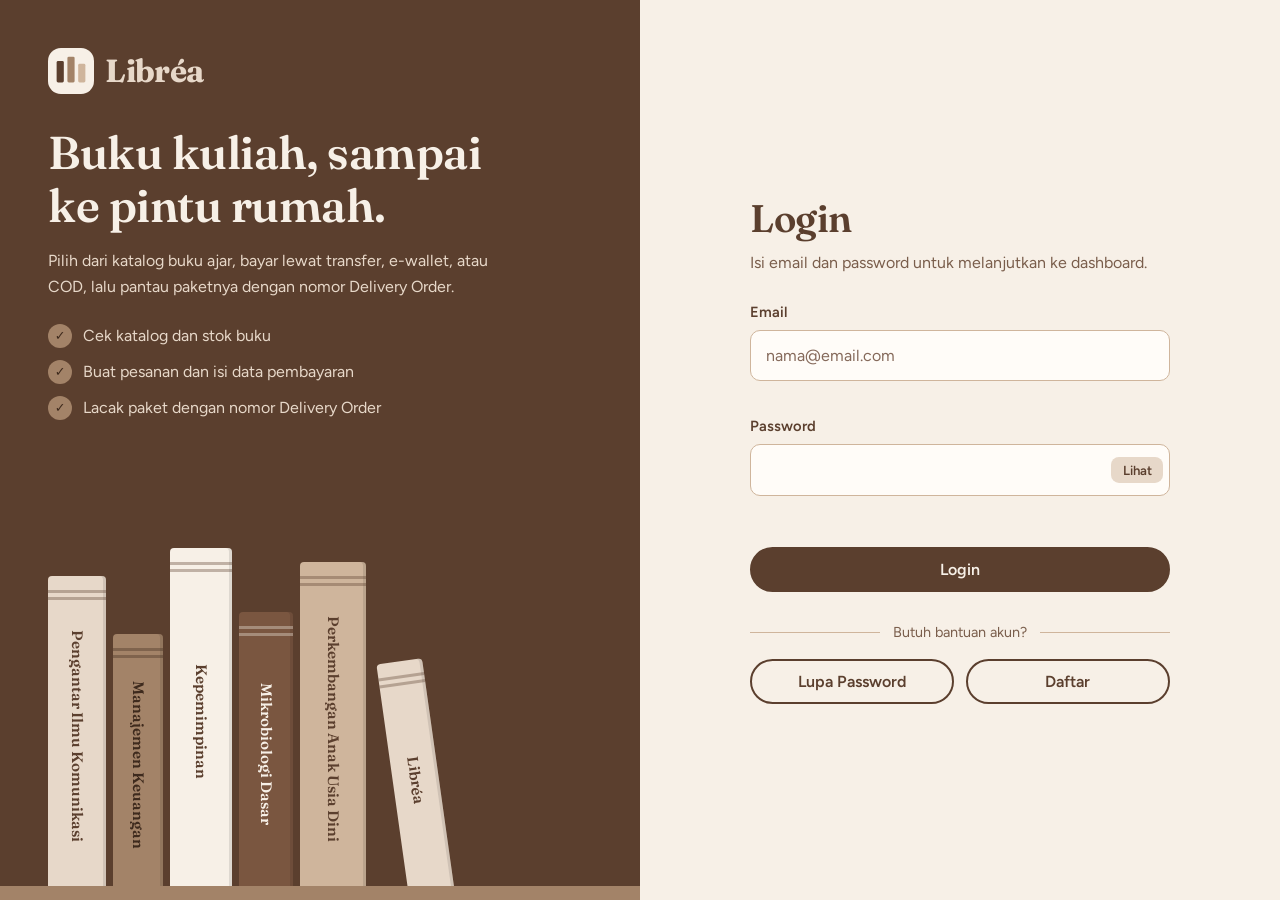
<file: index.html>
<!DOCTYPE html>
<html lang="id">
<head>
  <meta charset="UTF-8">
  <meta name="viewport" content="width=device-width, initial-scale=1">
  <meta name="description" content="Login ke Toko Buku Libréa untuk memesan buku kuliah dan memantau pengirimannya.">
  <meta name="theme-color" content="#5B3F2E">
  <title>Login - Toko Buku Libréa</title>
  <link rel="icon" href="data:image/svg+xml,%3Csvg xmlns='http://www.w3.org/2000/svg' viewBox='0 0 32 32'%3E%3Crect width='32' height='32' rx='9' fill='%235B3F2E'/%3E%3Crect x='6' y='9' width='5' height='15' rx='1' fill='%23F7F0E7'/%3E%3Crect x='13.5' y='6' width='5' height='18' rx='1' fill='%23CFB59C'/%3E%3Crect x='21' y='11' width='5' height='13' rx='1' fill='%23A38368'/%3E%3C/svg%3E">
  <link rel="preconnect" href="https://fonts.googleapis.com">
  <link rel="preconnect" href="https://fonts.gstatic.com" crossorigin>
  <link href="https://fonts.googleapis.com/css2?family=Fraunces:ital,opsz,wght@0,9..144,500;0,9..144,600;0,9..144,700;1,9..144,500&family=Figtree:wght@400;500;600;700&display=swap" rel="stylesheet">
  <link rel="stylesheet" href="css/style.css">
</head>
<body data-page="login">
<main class="masuk" id="konten">
  <section class="masuk-form" aria-labelledby="jdl">
    <div class="form-kotak">
      <a class="brand" href="index.html" aria-label="Toko Buku Libréa"><svg class="logo" viewBox="0 0 32 32" aria-hidden="true"><rect class="l-bg" width="32" height="32" rx="9"/><rect class="l-1" x="6" y="9" width="5" height="15" rx="1"/><rect class="l-2" x="13.5" y="6" width="5" height="18" rx="1"/><rect class="l-3" x="21" y="11" width="5" height="13" rx="1"/></svg><span class="brand-teks"><span class="brand-nama">Libréa</span><span class="brand-sub">Toko Buku</span></span></a>
      <h1 id="jdl">Login</h1>
      <p class="sub">Isi email dan password untuk melanjutkan ke dashboard.</p>
      <form id="formLogin" novalidate>
        <div class="field">
          <label for="email">Email</label>
          <input type="email" id="email" autocomplete="username" placeholder="nama@email.com">
          <p class="pesan-error" id="err-email"></p>
        </div>
        <div class="field">
          <label for="password">Password</label>
          <div class="input-grup">
            <input type="password" id="password" autocomplete="current-password">
            <button type="button" class="tampil-pw" id="tglPw" aria-pressed="false" aria-label="Tampilkan password">Lihat</button>
          </div>
          <p class="pesan-error" id="err-password"></p>
        </div>
        <button class="btn btn-penuh" type="submit">Login</button>
      </form>
      <p class="atau">Butuh bantuan akun?</p>
      <div class="row">
        <button class="btn btn-garis" id="btnLupa" type="button">Lupa Password</button>
        <button class="btn btn-garis" id="btnDaftar" type="button">Daftar</button>
      </div>
    </div>
  </section>
  <section class="masuk-visual gelap" aria-label="Tentang Toko Buku Libréa">
    <div class="visual-isi">
      <p class="wordmark"><svg class="logo" viewBox="0 0 32 32" aria-hidden="true"><rect class="l-bg" width="32" height="32" rx="9"/><rect class="l-1" x="6" y="9" width="5" height="15" rx="1"/><rect class="l-2" x="13.5" y="6" width="5" height="18" rx="1"/><rect class="l-3" x="21" y="11" width="5" height="13" rx="1"/></svg>Libréa</p>
      <h2>Buku kuliah, sampai ke pintu rumah.</h2>
      <p>Pilih dari katalog buku ajar, bayar lewat transfer, e-wallet, atau COD, lalu pantau paketnya dengan nomor Delivery Order.</p>
      <ul class="poin">
        <li>Cek katalog dan stok buku</li>
        <li>Buat pesanan dan isi data pembayaran</li>
        <li>Lacak paket dengan nomor Delivery Order</li>
      </ul>
    </div>
    <ul class="rak" aria-hidden="true">
    <li class="punggung" style="--tinggi:86%;--lebar:58px;--warna:var(--pasir);--teks:var(--mocha);--n:0"><span>Pengantar Ilmu Komunikasi</span></li>
    <li class="punggung" style="--tinggi:70%;--lebar:50px;--warna:var(--karamel);--teks:var(--mocha-gelap);--n:1"><span>Manajemen Keuangan</span></li>
    <li class="punggung" style="--tinggi:94%;--lebar:62px;--warna:var(--krim);--teks:var(--mocha);--n:2"><span>Kepemimpinan</span></li>
    <li class="punggung" style="--tinggi:76%;--lebar:54px;--warna:var(--mocha-muda);--teks:var(--krim);--n:3"><span>Mikrobiologi Dasar</span></li>
    <li class="punggung" style="--tinggi:90%;--lebar:66px;--warna:var(--latte);--teks:var(--mocha);--n:4"><span>Perkembangan Anak Usia Dini</span></li>
    <li class="punggung condong" style="--tinggi:64%;--lebar:46px;--warna:var(--pasir);--teks:var(--mocha);--n:5"><span>Libréa</span></li>
  </ul>
  </section>
</main>
<div class="modal" id="modal" hidden role="dialog" aria-modal="true" aria-label="Kotak dialog">
  <div class="modal-box"><button class="close" data-close aria-label="Tutup">&times;</button><div id="modalBody"></div></div>
</div>
<script src="js/data.js"></script>
<script src="js/script.js"></script>
</body>
</html>
</file>
<file: css/style.css>
/* =====================================================================
   Toko Buku Libréa - style.css (external stylesheet, dipakai semua halaman)
   Daftar isi:
   1. Variabel warna & font   2. Reset & tipografi   3. Layout dasar
   4. Header & navigasi       5. Tombol & form        6. Kartu, tabel, badge
   7. Rak buku (motif utama)  8. Login                9. Dashboard
   10. Stok   11. Pemesanan   12. Tracking   13. Modal   14. Footer
   15. Responsif & aksesibilitas
   ===================================================================== */

/* ---------- 1. Variabel ---------- */
:root{
  /* Palet utama (dari palet warna yang dipilih) */
  --krim:#F7F0E7;
  --pasir:#E7D8C9;
  --latte:#CFB59C;
  --karamel:#A38368;
  --mocha:#5B3F2E;
  /* Turunan dari palet (untuk kontras teks & status) */
  --mocha-gelap:#3E2A1D;
  --mocha-muda:#7A5640;
  --redup:#7A5E4C;
  --kertas:#FFFCF8;
  --bahaya:#A23B2A;  --bahaya-bg:#F6E0DA;
  --sukses:#4F6B3B;  --sukses-bg:#E3EAD6;
  --bayang:0 1px 2px rgba(62,42,29,.08),0 10px 28px -14px rgba(62,42,29,.3);
  --f-judul:"Fraunces",Georgia,"Times New Roman",serif;
  --f-isi:"Figtree",system-ui,-apple-system,"Segoe UI",sans-serif;
}

/* ---------- 2. Reset & tipografi ---------- */
*,*::before,*::after{box-sizing:border-box}
[hidden]{display:none!important}
html{scroll-behavior:smooth}
body{margin:0;min-height:100vh;display:flex;flex-direction:column;background:var(--krim);color:var(--mocha);font:400 1rem/1.6 var(--f-isi);-webkit-font-smoothing:antialiased}
main{flex:1}
h1,h2,h3{font-family:var(--f-judul);font-weight:600;line-height:1.15;letter-spacing:-.01em;margin:0 0 .6rem}
h1{font-size:clamp(2rem,4vw,3rem)}
h2{font-size:clamp(1.45rem,2.6vw,1.9rem)}
h3{font-size:1.2rem}
p{margin:0 0 1rem}
a{color:var(--mocha);text-underline-offset:3px}
img{max-width:100%}
:focus-visible{outline:3px solid var(--mocha);outline-offset:3px}
.gelap :focus-visible{outline-color:var(--pasir)}
.lewati{position:absolute;left:1rem;top:-4rem;z-index:100;background:var(--mocha);color:var(--krim);padding:.6rem 1rem;border-radius:0 0 10px 10px}
.lewati:focus{top:0}

/* ---------- 3. Layout dasar ---------- */
.wadah{width:min(1120px,calc(100% - 2.5rem));margin-inline:auto}
.gelap{background:var(--mocha);color:var(--krim)}
.isi{padding-block:1.75rem 3rem}
.judul-halaman{background:var(--pasir);border-bottom:1px solid var(--latte)}
.judul-halaman .wadah{display:flex;flex-wrap:wrap;align-items:flex-end;justify-content:space-between;gap:1.2rem;padding-block:2.2rem 1.7rem}
.judul-halaman h1{margin-bottom:.3rem}
.judul-halaman p{margin:0;max-width:56ch}
.ringkas{display:flex;flex-wrap:wrap;gap:.6rem;list-style:none;margin:0;padding:0}
.ringkas li{background:var(--kertas);border:1px solid var(--latte);border-radius:14px;padding:.45rem .95rem;display:flex;align-items:baseline;gap:.5rem;font-size:.9rem}
.ringkas strong{font:600 1.4rem/1 var(--f-judul)}
.bagian{margin-top:3rem}
.bagian-kepala{display:flex;flex-wrap:wrap;align-items:flex-end;justify-content:space-between;gap:.5rem 1rem;margin-bottom:1.2rem}
.bagian-kepala h2,.bagian-kepala p{margin:0}
.bagian-kepala p{color:var(--redup)}
.redup{color:var(--redup)}
.petunjuk{color:var(--redup);font-size:.93rem;margin:-.3rem 0 1.1rem;max-width:62ch}
.sr-only{position:absolute;width:1px;height:1px;overflow:hidden;clip:rect(0 0 0 0);white-space:nowrap}
.judul-aksi{margin-top:.9rem}
.qty-label{display:flex;align-items:center;gap:.5rem;margin:0;font-size:.88rem;font-weight:500;color:var(--redup)}

/* ---------- 4. Header & navigasi ---------- */
.site-header{position:sticky;top:0;z-index:20;background:rgba(247,240,231,.94);backdrop-filter:blur(10px);border-bottom:1px solid var(--pasir)}
.header-in{display:flex;align-items:center;justify-content:space-between;gap:1rem;padding-block:.7rem}
.brand{display:inline-flex;align-items:center;gap:.65rem;text-decoration:none;color:inherit}
.logo{width:40px;height:40px;flex:none}
.logo .l-bg{fill:var(--logo-bg,var(--mocha))}
.logo .l-1{fill:var(--logo-1,var(--krim))}
.logo .l-2{fill:var(--logo-2,var(--latte))}
.logo .l-3{fill:var(--logo-3,var(--karamel))}
.brand-teks{display:flex;flex-direction:column;line-height:1}
.brand-nama{font:700 1.6rem/1 var(--f-judul);letter-spacing:-.02em}
.brand-sub{font-size:.76rem;color:var(--redup);margin-top:.22rem}
#nav{display:flex;align-items:center;gap:1.1rem}
#nav ul{display:flex;gap:.2rem;list-style:none;margin:0;padding:0}
#nav ul a{display:block;padding:.5rem 1rem;border-radius:999px;text-decoration:none;font-weight:500;transition:background .2s}
#nav ul a:hover{background:var(--pasir)}
#nav ul a[aria-current="page"]{background:var(--mocha);color:var(--krim)}
.aksi-user{display:flex;align-items:center;gap:.7rem;padding-left:1.1rem;border-left:1px solid var(--latte)}
.avatar{width:36px;height:36px;border-radius:50%;background:var(--latte);color:var(--mocha);display:grid;place-items:center;font-weight:700;font-size:.9rem}
.btn.nav-toggle{display:none}

/* ---------- 5. Tombol & form ---------- */
.btn{display:inline-flex;align-items:center;justify-content:center;gap:.5rem;background:var(--mocha);color:var(--krim);border:2px solid var(--mocha);border-radius:999px;padding:.7rem 1.45rem;font:600 1rem/1.2 var(--f-isi);text-decoration:none;cursor:pointer;transition:background .2s,color .2s,border-color .2s}
.btn:hover{background:var(--mocha-gelap);border-color:var(--mocha-gelap)}
.btn:active{transform:translateY(1px)}
.btn-garis{background:transparent;color:var(--mocha)}
.btn-garis:hover{background:var(--pasir);color:var(--mocha);border-color:var(--mocha)}
.btn-terang{background:var(--krim);color:var(--mocha);border-color:var(--krim)}
.btn-terang:hover{background:var(--pasir);color:var(--mocha);border-color:var(--pasir)}
.btn-garis-terang{background:transparent;color:var(--krim);border-color:var(--latte)}
.btn-garis-terang:hover{background:rgba(247,240,231,.12);border-color:var(--krim)}
.btn.kecil{padding:.4rem .95rem;font-size:.9rem}
.btn.hapus{background:var(--bahaya-bg);color:var(--bahaya);border-color:var(--bahaya-bg)}
.btn.hapus:hover{background:var(--bahaya);color:#fff;border-color:var(--bahaya)}
.btn-penuh{width:100%}
form>.btn,.form-aksi{margin-top:1.1rem}

label{display:block;font-weight:600;font-size:.92rem;margin:0 0 .35rem}
.field{margin-bottom:.9rem}
input,select{width:100%;padding:.75rem .95rem;border:1.5px solid var(--latte);border-radius:10px;font:inherit;color:var(--mocha);background:var(--kertas);transition:border-color .15s,box-shadow .15s}
input::placeholder{color:#85695A}
input:hover,select:hover{border-color:var(--karamel)}
input:focus-visible,select:focus-visible{outline:none;border-color:var(--mocha);box-shadow:0 0 0 4px rgba(163,131,104,.4)}
select{appearance:none;padding-right:2.5rem;background-image:url("data:image/svg+xml,%3Csvg xmlns='http://www.w3.org/2000/svg' width='14' height='9' viewBox='0 0 14 9'%3E%3Cpath d='M1 1.5 7 7.5l6-6' fill='none' stroke='%235B3F2E' stroke-width='2' stroke-linecap='round' stroke-linejoin='round'/%3E%3C/svg%3E");background-repeat:no-repeat;background-position:right .95rem center}
.salah{border-color:var(--bahaya)!important;background:var(--bahaya-bg)!important}
.pesan-error{color:var(--bahaya);font-size:.86rem;font-weight:500;min-height:1.1em;margin:.25rem 0 0}
.input-grup{position:relative}
.input-grup input{padding-right:4.6rem}
.tampil-pw{position:absolute;right:.45rem;top:50%;transform:translateY(-50%);background:var(--pasir);color:var(--mocha);border:0;border-radius:8px;padding:.35rem .7rem;font:600 .82rem var(--f-isi);cursor:pointer}
.tampil-pw:hover{background:var(--latte)}
.form-grid{display:grid;gap:0 1.2rem;grid-template-columns:repeat(auto-fit,minmax(200px,1fr))}
.form-grid .penuh{grid-column:1/-1}

/* ---------- 6. Kartu, tabel, badge ---------- */
.card{background:var(--kertas);border:1px solid var(--pasir);border-radius:18px;padding:1.6rem;margin-bottom:1.4rem;box-shadow:var(--bayang)}
.card>h2{display:flex;align-items:center;gap:.7rem;margin-bottom:1rem}
.no{width:32px;height:32px;border-radius:50%;background:var(--mocha);color:var(--krim);display:inline-grid;place-items:center;font:600 .95rem var(--f-isi);flex:none}
.tabel-wrap{overflow-x:auto;border:1px solid var(--pasir);border-radius:12px}
table{width:100%;border-collapse:collapse}
th,td{padding:.85rem 1rem;text-align:left;border-bottom:1px solid var(--pasir);vertical-align:middle}
th{background:var(--pasir);font-weight:600;font-size:.88rem;white-space:nowrap}
tbody tr:last-child td{border-bottom:0}
tbody tr:hover{background:rgba(231,216,201,.35)}
.badge,.pill{display:inline-block;padding:.12rem .7rem;border-radius:999px;font-size:.8rem;font-weight:600;white-space:nowrap}
.badge.tersedia,.pill.ok{background:var(--sukses-bg);color:var(--sukses)}
.badge.tipis,.pill{background:var(--latte);color:var(--mocha-gelap)}
.badge.habis{background:var(--bahaya-bg);color:var(--bahaya)}
.angka-stok{font-weight:600;margin-right:.3rem}
.pill{font-size:.88rem;padding:.25rem .9rem}

/* Sampul buku: dibungkus .buku supaya ada efek lipatan punggung buku */
.buku{display:block;position:relative;aspect-ratio:2/3;border-radius:3px 7px 7px 3px;overflow:hidden;background:var(--pasir);box-shadow:0 8px 16px -8px rgba(62,42,29,.55)}
.buku::after{content:"";position:absolute;inset:0;pointer-events:none;background:linear-gradient(90deg,rgba(0,0,0,.3) 0,rgba(255,255,255,.14) 3%,transparent 9%)}
.buku img{display:block;width:100%;height:100%;object-fit:cover}
.buku.mini{width:46px}
.buku.kecil{width:54px}
.sampul.kosong{width:100%;height:100%;display:grid;place-items:center;text-align:center;padding:.2rem;font-size:.66rem;color:var(--redup);background:var(--pasir)}

/* ---------- 7. Rak buku (motif utama) ---------- */
.rak{display:flex;align-items:flex-end;gap:7px;list-style:none;margin:0;padding:0 1.5rem;height:var(--rak-tinggi,320px)}
.punggung{position:relative;flex:none;width:var(--lebar,54px);height:var(--tinggi,80%);background:var(--warna,var(--pasir));color:var(--teks,var(--mocha));border-radius:4px 4px 0 0;display:flex;align-items:center;justify-content:center;padding:1.6rem 0 1rem;animation:naik .8s cubic-bezier(.2,.8,.2,1) both;animation-delay:calc(var(--n,0)*100ms);box-shadow:inset -3px 0 0 rgba(0,0,0,.1)}
.punggung::before{content:"";position:absolute;left:0;right:0;top:14px;height:3px;background:currentColor;opacity:.35;box-shadow:0 7px 0 currentColor}
.punggung span{writing-mode:vertical-rl;font:600 .95rem/1 var(--f-judul);max-height:100%;white-space:nowrap;overflow:hidden;text-overflow:ellipsis}
.punggung.condong{rotate:-8deg;transform-origin:bottom right;margin-left:2.2rem}
@keyframes naik{from{transform:translateY(60px);opacity:0}to{transform:none;opacity:1}}

/* ---------- 8. Login ---------- */
.masuk{display:grid;grid-template-columns:1fr 1fr;min-height:100vh}
.masuk-form{display:grid;place-items:center;padding:2rem 1.25rem}
.form-kotak{width:min(420px,100%)}
.form-kotak .brand{margin-bottom:2rem}
.form-kotak h1{font-size:clamp(1.9rem,3.4vw,2.4rem)}
.sub{color:var(--redup);margin-bottom:1.6rem}
.atau{display:flex;align-items:center;gap:.8rem;color:var(--redup);font-size:.9rem;margin:1.8rem 0 .9rem}
.atau::before,.atau::after{content:"";flex:1;height:1px;background:var(--latte)}
.masuk .row{display:grid;grid-template-columns:1fr 1fr;gap:.7rem}
.masuk .row .btn{padding-inline:.8rem}
.poin{list-style:none;margin:1.5rem 0 0;padding:0;display:grid;gap:.65rem}
.poin li{display:flex;align-items:center;gap:.7rem;color:var(--pasir)}
.poin li::before{content:"\2713";width:24px;height:24px;border-radius:50%;background:var(--karamel);color:var(--mocha-gelap);display:grid;place-items:center;font-weight:700;font-size:.8rem;flex:none}
.masuk-visual{order:-1;display:flex;flex-direction:column;justify-content:space-between;border-bottom:14px solid var(--karamel);overflow:hidden}
.visual-isi{padding:3rem 3rem 2.5rem;max-width:36rem}
.wordmark{display:flex;align-items:center;gap:.7rem;font:700 2rem/1 var(--f-judul);margin-bottom:2rem;letter-spacing:-.02em}
.wordmark .logo{--logo-bg:var(--krim);--logo-1:var(--mocha);--logo-2:var(--karamel);--logo-3:var(--latte);width:46px;height:46px}
.masuk-visual h2{font-size:clamp(2rem,3.6vw,3rem);color:var(--krim);margin-bottom:1rem}
.masuk-visual p{color:var(--pasir)}
.masuk-visual .rak{--rak-tinggi:clamp(200px,calc(100vh - 540px),460px);padding:0 3rem}

/* ---------- 9. Dashboard ---------- */
.stat{display:grid;grid-template-columns:repeat(4,1fr);margin:1.75rem 0 0;padding:0;background:var(--kertas);border:1px solid var(--pasir);border-radius:18px;box-shadow:var(--bayang)}
.stat div{padding:1.2rem 1.4rem;border-left:1px solid var(--pasir)}
.stat div:first-child{border-left:0}
.stat dt{color:var(--redup);font-size:.9rem}
.stat dd{margin:0;font:600 2rem/1.2 var(--f-judul)}
.menu{display:grid;grid-template-columns:repeat(auto-fit,minmax(min(100%,165px),1fr));gap:1rem}
.menu-card{display:flex;flex-direction:column;gap:.3rem;background:var(--kertas);border:1px solid var(--pasir);border-radius:18px;padding:1.4rem;color:inherit;text-decoration:none;text-align:left;font:inherit;cursor:pointer;transition:border-color .2s,box-shadow .2s}
.menu-card:hover{border-color:var(--karamel);box-shadow:var(--bayang)}
.menu-card h3{margin:0}
.menu-card p{margin:0;color:var(--redup);font-size:.95rem}
.ikon{width:50px;height:50px;border-radius:14px;background:var(--pasir);display:grid;place-items:center;margin-bottom:.8rem;transition:background .2s,color .2s}
.ikon svg{width:24px;height:24px;fill:none;stroke:currentColor;stroke-width:1.8;stroke-linecap:round;stroke-linejoin:round}
.menu-card:hover .ikon{background:var(--mocha);color:var(--krim)}
.katalog{display:grid;grid-template-columns:repeat(auto-fill,minmax(min(100%,150px),1fr));gap:1.2rem}
.buku-kartu{display:flex;flex-direction:column;background:var(--kertas);border:1px solid var(--pasir);border-radius:18px;overflow:hidden}
.buku-kartu .panggung{background:var(--pasir);padding:1.4rem 2.2rem 1.1rem;border-bottom:8px solid var(--latte)}
.buku-kartu .isi-kartu{padding:1rem 1.1rem 1.2rem;display:flex;flex-direction:column;gap:.25rem;flex:1}
.buku-kartu h3{font-size:1.05rem;margin:0}
.buku-kartu .kode{font-size:.82rem;color:var(--redup)}
.buku-kartu .harga{font-weight:700;font-size:1.05rem;margin-top:.3rem}
.buku-kartu .baris{display:flex;align-items:center;justify-content:space-between;gap:.5rem;margin-top:auto;padding-top:.8rem}
.langkah{display:grid;grid-template-columns:repeat(3,1fr);gap:1.2rem;list-style:none;margin:0;padding:0;counter-reset:l}
.langkah li{counter-increment:l;position:relative;padding:1.4rem 1.4rem 1.4rem 4.3rem;background:var(--pasir);border-radius:18px}
.langkah li::before{content:counter(l);position:absolute;left:1.3rem;top:1.35rem;width:2.4rem;height:2.4rem;border-radius:50%;background:var(--mocha);color:var(--krim);display:grid;place-items:center;font:600 1.1rem var(--f-judul)}
.langkah h3{margin-bottom:.25rem}
.langkah p{margin:0;font-size:.95rem}
.faq{max-width:760px}
.faq details{border-bottom:1px solid var(--latte)}
.faq summary{cursor:pointer;list-style:none;display:flex;justify-content:space-between;align-items:center;gap:1rem;padding:1.05rem 0;font-weight:600}
.faq summary::-webkit-details-marker{display:none}
.faq summary::after{content:"+";font:400 1.6rem/1 var(--f-isi);color:var(--karamel);transition:transform .2s}
.faq details[open] summary::after{transform:rotate(45deg)}
.faq details p{margin:0 0 1.1rem;color:var(--redup);max-width:62ch}

/* ---------- 10. Stok ---------- */
.toolbar{display:flex;flex-wrap:wrap;gap:.9rem;margin-bottom:.4rem}
.toolbar .field{margin:0;flex:1 1 240px}
.toolbar .field.sempit{flex:0 1 210px}
.info-hasil{color:var(--redup);font-size:.9rem;margin:.4rem 0 .8rem}
.kosong-teks{text-align:center;color:var(--redup);padding:1.6rem 0 .4rem;margin:0}

/* ---------- 11. Pemesanan ---------- */
.checkout{display:grid;grid-template-columns:minmax(0,1.55fr) minmax(310px,1fr);gap:1.5rem;align-items:start}
.ringkasan{position:sticky;top:5.6rem;background:var(--pasir);border-color:var(--latte)}
.ringkasan h2{display:flex;justify-content:space-between;align-items:baseline}
.ringkasan h2 small{font:500 .9rem var(--f-isi);color:var(--redup)}
.pratinjau{display:flex;gap:1rem;align-items:center;background:var(--krim);border:1px dashed var(--latte);border-radius:14px;padding:.9rem;margin:.2rem 0 .4rem}
.pratinjau strong{display:block;font-family:var(--f-judul);font-size:1.1rem;line-height:1.25}
.pratinjau span{color:var(--redup);font-size:.92rem}
.keranjang{list-style:none;margin:0;padding:0}
.cart-item{display:grid;grid-template-columns:54px 1fr auto;grid-template-areas:"s i h" "s q q";gap:.35rem .8rem;padding:.9rem 0;border-bottom:1px dashed var(--karamel)}
.cart-item .buku{grid-area:s;align-self:start}
.cart-info{grid-area:i;line-height:1.3}
.cart-info strong{display:block;font-size:.95rem}
.cart-info span{font-size:.88rem;color:var(--redup)}
.cart-item .btn{grid-area:h;align-self:start}
.baris-qty{grid-area:q;display:flex;align-items:center;justify-content:space-between;gap:.6rem}
.baris-qty input{width:76px;padding:.4rem .6rem}
.subtotal{font-weight:700}
.cart-kosong{padding:1.1rem .2rem;color:var(--redup)}
.total{display:flex;justify-content:space-between;align-items:baseline;margin:1.1rem 0 .2rem}
.total span{font-weight:600}
.total strong{font:600 1.9rem/1 var(--f-judul)}
.sukses{margin-top:1rem;padding:.9rem 1rem;background:var(--sukses-bg);color:var(--sukses);border-radius:12px;font-size:.93rem}
.sukses p{margin:0 0 .5rem}

/* ---------- 12. Tracking ---------- */
.baris-cari{display:flex;gap:.7rem;align-items:flex-start}
.baris-cari .field{flex:1;margin:0}
.baris-cari .btn{margin:0;height:3.05rem}
.chips{display:flex;flex-wrap:wrap;align-items:center;gap:.5rem;margin-top:1rem;font-size:.9rem;color:var(--redup)}
.chip{background:var(--pasir);color:var(--mocha);border:1px solid var(--latte);border-radius:999px;padding:.3rem .9rem;font:600 .88rem var(--f-isi);cursor:pointer}
.chip:hover{background:var(--latte)}
.chip.baru{background:var(--mocha);color:var(--krim);border-color:var(--mocha)}
.kosong-state{text-align:center;padding:2.8rem 1.2rem;border:2px dashed var(--latte);border-radius:18px;color:var(--redup)}
.kosong-state svg{width:44px;height:44px;fill:none;stroke:var(--karamel);stroke-width:1.5;stroke-linecap:round;stroke-linejoin:round;margin-bottom:.6rem}
.kosong-state p{margin:0 auto;max-width:40ch}
.hasil-kepala{display:flex;flex-wrap:wrap;justify-content:space-between;align-items:center;gap:.8rem}
.hasil-kepala h2{margin:0}
.hasil-kepala p{margin:0;color:var(--redup)}
.progress{display:flex;margin:1.8rem 0 2rem;padding:0;list-style:none}
.progress li{flex:1;text-align:center;position:relative;font-size:.88rem;color:var(--redup);font-weight:500}
.progress li::before{content:"";display:grid;place-items:center;width:32px;height:32px;border-radius:50%;background:var(--pasir);border:2px solid var(--latte);margin:0 auto .5rem;position:relative;z-index:1;color:var(--krim);font-weight:700;font-size:.9rem;line-height:1}
.progress li::after{content:"";position:absolute;top:15px;left:-50%;width:100%;height:3px;background:var(--latte)}
.progress li:first-child::after{display:none}
.progress li.selesai{color:var(--mocha);font-weight:700}
.progress li.selesai::before{content:"\2713";background:var(--mocha);border-color:var(--mocha)}
.progress li.selesai::after{background:var(--mocha)}
.progress li.sekarang::before{content:"";background:var(--karamel);border-color:var(--mocha);box-shadow:0 0 0 5px rgba(163,131,104,.35)}
.progress li.sekarang.akhir::before{content:"\2713";background:var(--sukses);border-color:var(--sukses);box-shadow:0 0 0 5px rgba(79,107,59,.25)}
.hasil-grid{display:grid;grid-template-columns:1fr 1.2fr;gap:2.5rem}
dl.detail{margin:0}
dl.detail>div{display:flex;justify-content:space-between;gap:1rem;padding:.7rem 0;border-bottom:1px dashed var(--latte)}
dt{color:var(--redup)}
dd{margin:0;font-weight:600;text-align:right}
.riwayat{list-style:none;margin:.4rem 0 0 .45rem;padding:0}
.riwayat li{position:relative;padding:0 0 1.2rem 1.5rem;border-left:2px solid var(--latte)}
.riwayat li:last-child{border-left-color:transparent;padding-bottom:0}
.riwayat li::before{content:"";position:absolute;left:-7px;top:.35rem;width:12px;height:12px;border-radius:50%;background:var(--kertas);border:2px solid var(--karamel)}
.riwayat li:first-child::before{background:var(--mocha);border-color:var(--mocha)}
.riwayat time{display:block;font-size:.84rem;color:var(--redup)}

/* ---------- 13. Modal ---------- */
.modal{position:fixed;inset:0;background:rgba(62,42,29,.62);backdrop-filter:blur(3px);display:grid;place-items:center;padding:1rem;z-index:50}
.modal-box{background:var(--kertas);border-radius:20px;padding:1.9rem;width:min(470px,100%);max-height:90vh;overflow:auto;position:relative;border-top:8px solid var(--karamel);box-shadow:0 30px 60px -20px rgba(0,0,0,.5);animation:muncul .22s ease-out}
.modal-box.lebar{width:min(700px,100%)}
.modal-box h2{padding-right:2.5rem}
@keyframes muncul{from{transform:translateY(12px);opacity:0}to{transform:none;opacity:1}}
.close{position:absolute;right:.8rem;top:.8rem;width:38px;height:38px;border-radius:50%;background:var(--pasir);color:var(--mocha);border:0;font-size:1.5rem;line-height:1;cursor:pointer}
.close:hover{background:var(--latte)}

/* ---------- 14. Footer (diawali "papan rak") ---------- */
.footer{background:var(--mocha);color:var(--pasir);border-top:14px solid var(--karamel);margin-top:3.5rem}
.footer-grid{display:grid;grid-template-columns:1.4fr 1fr 1.2fr;gap:2.5rem;padding-block:2.6rem 2rem}
.footer .brand{color:var(--krim);--logo-bg:var(--krim);--logo-1:var(--mocha);--logo-2:var(--karamel);--logo-3:var(--latte)}
.footer .brand-sub{color:var(--latte)}
.footer p{margin:1rem 0 0;max-width:34ch;font-size:.95rem}
.footer h2{font-size:1.05rem;color:var(--krim);margin-bottom:.8rem}
.footer ul{list-style:none;margin:0;padding:0;display:grid;gap:.45rem;font-size:.95rem}
.footer a{color:var(--pasir)}
.footer a:hover{color:var(--krim)}
.hak-cipta{border-top:1px solid rgba(231,216,201,.2);padding-block:1.1rem;font-size:.86rem;color:var(--latte);margin:0}
.footer .hak-cipta{max-width:none;margin:0 auto;width:min(1120px,calc(100% - 2.5rem))}

/* ---------- 15. Responsif & aksesibilitas ---------- */
@media(max-width:960px){
  .masuk{grid-template-columns:1fr}
  .masuk-visual{order:0;min-height:0}
  .masuk-visual .rak{--rak-tinggi:230px;padding:0 1.5rem}
  .visual-isi{padding:2.2rem 1.5rem 1.8rem}
  .wordmark{display:none}
  .masuk-visual h2{font-size:1.9rem}
  .checkout{grid-template-columns:1fr}
  .ringkasan{position:static}
  .hasil-grid{grid-template-columns:1fr;gap:1.5rem}
  .langkah{grid-template-columns:1fr}
  .stat{grid-template-columns:repeat(2,1fr)}
  .stat div:nth-child(3){border-left:0}
  .stat div:nth-child(n+3){border-top:1px solid var(--pasir)}
  .footer-grid{grid-template-columns:1fr;gap:1.6rem}
}
@media(min-width:961px){.form-kotak .brand{display:none}}
@media(max-width:860px){
  .btn.nav-toggle{display:inline-flex}
  #nav{display:none;position:absolute;left:0;right:0;top:100%;flex-direction:column;align-items:stretch;gap:.6rem;background:var(--krim);padding:1rem 1.25rem 1.2rem;border-bottom:1px solid var(--latte);box-shadow:0 18px 30px -20px rgba(62,42,29,.5)}
  #nav.buka{display:flex}
  #nav ul{flex-direction:column}
  .aksi-user{border-left:0;padding:.8rem 0 0;border-top:1px solid var(--pasir);justify-content:space-between}
}
@media(max-width:560px){
  .rak .punggung.condong{display:none}
  .buku-kartu .panggung{padding:1rem 1.4rem .9rem}
  .menu-card{padding:1.1rem}
}
@media(max-width:720px){
  .judul-halaman .wadah{padding-block:1.6rem 1.3rem}
  .baris-cari{flex-direction:column}
  .baris-cari .btn{width:100%}
  .progress li{font-size:.7rem}
  .progress li::before{width:28px;height:28px}
  .progress li::after{top:13px}
  .punggung span{font-size:.78rem}
  /* tabel stok berubah jadi kartu di layar kecil */
  .tabel-stok thead{position:absolute;left:-9999px}
  .tabel-stok tr{display:grid;grid-template-columns:56px 1fr;gap:.15rem .9rem;padding:1rem;border-bottom:1px solid var(--pasir)}
  .tabel-stok tr:last-child{border-bottom:0}
  .tabel-stok td{display:block;border:0;padding:.05rem 0;grid-column:2}
  .tabel-stok td:first-child{grid-column:1;grid-row:1/span 7}
  .tabel-stok td[data-label]::before{content:attr(data-label) ": ";font-weight:600;color:var(--redup)}
  .tabel-stok td:last-child{margin-top:.5rem}
  .tabel-stok .buku.mini{width:56px}
}
@media(prefers-reduced-motion:reduce){
  *,*::before,*::after{animation:none!important;transition:none!important;scroll-behavior:auto!important}
}
</file>
